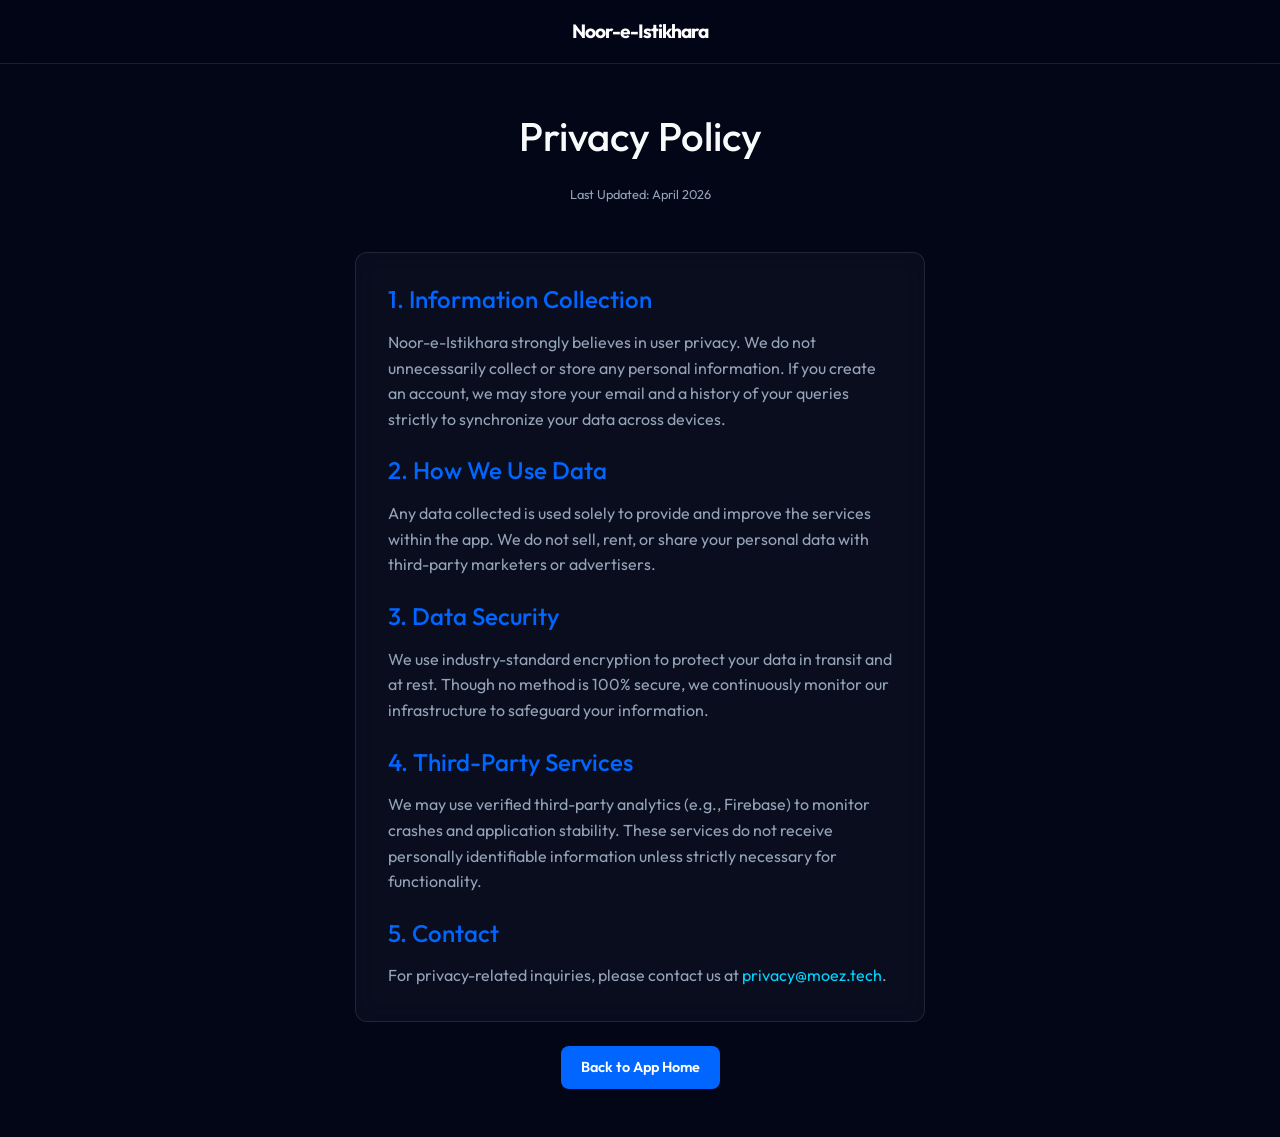
<file: noor-e-istikhara/privacy.html>
<!DOCTYPE html>
<html lang="en">
<head>
    <meta charset="UTF-8">
    <title>Privacy Policy - Noor-e-Istikhara</title>
    <meta name="viewport" content="width=device-width, initial-scale=1">
    <link rel="icon" type="image/svg+xml" href="../images/favicon.svg">
    
    <link rel="preconnect" href="https://fonts.googleapis.com">
    <link rel="preconnect" href="https://fonts.gstatic.com" crossorigin>
    <link href="https://fonts.googleapis.com/css2?family=Outfit:wght@400;600;700&display=swap" rel="stylesheet">
    <link rel="stylesheet" href="https://stackpath.bootstrapcdn.com/bootstrap/4.5.0/css/bootstrap.min.css">
    <link rel="stylesheet" href="../styles/styles.css">
</head>
<body>
    <nav class="navbar navbar-dark sticky-top" style="background: rgba(2, 6, 23, 0.8); backdrop-filter: blur(10px); border-bottom: 1px solid var(--glass-border);">
        <div class="container text-center d-block">
            <a class="brand-logo d-inline-block" href="index.html" style="font-size: 1.2rem;">Noor-e-Istikhara</a>
        </div>
    </nav>

    <div class="container my-5 max-width-600">
        <h1 class="mb-4 text-center">Privacy Policy</h1>
        <p class="text-muted small text-center mb-5">Last Updated: April 2026</p>
        
        <div class="glass-card text-left" style="padding: 2rem;">
            <h4 class="text-primary mb-3">1. Information Collection</h4>
            <p class="text-muted mb-4">Noor-e-Istikhara strongly believes in user privacy. We do not unnecessarily collect or store any personal information. If you create an account, we may store your email and a history of your queries strictly to synchronize your data across devices.</p>
            
            <h4 class="text-primary mb-3">2. How We Use Data</h4>
            <p class="text-muted mb-4">Any data collected is used solely to provide and improve the services within the app. We do not sell, rent, or share your personal data with third-party marketers or advertisers.</p>
            
            <h4 class="text-primary mb-3">3. Data Security</h4>
            <p class="text-muted mb-4">We use industry-standard encryption to protect your data in transit and at rest. Though no method is 100% secure, we continuously monitor our infrastructure to safeguard your information.</p>

            <h4 class="text-primary mb-3">4. Third-Party Services</h4>
            <p class="text-muted mb-4">We may use verified third-party analytics (e.g., Firebase) to monitor crashes and application stability. These services do not receive personally identifiable information unless strictly necessary for functionality.</p>

            <h4 class="text-primary mb-3">5. Contact</h4>
            <p class="text-muted mb-0">For privacy-related inquiries, please contact us at <a href="mailto:privacy@moez.tech" class="text-secondary">privacy@moez.tech</a>.</p>
        </div>
        
        <div class="text-center mt-4">
            <a href="index.html" class="btn-premium btn-primary-tech" style="padding: 10px 20px; font-size: 0.9rem;">Back to App Home</a>
        </div>
    </div>
</body>
</html>
</file>
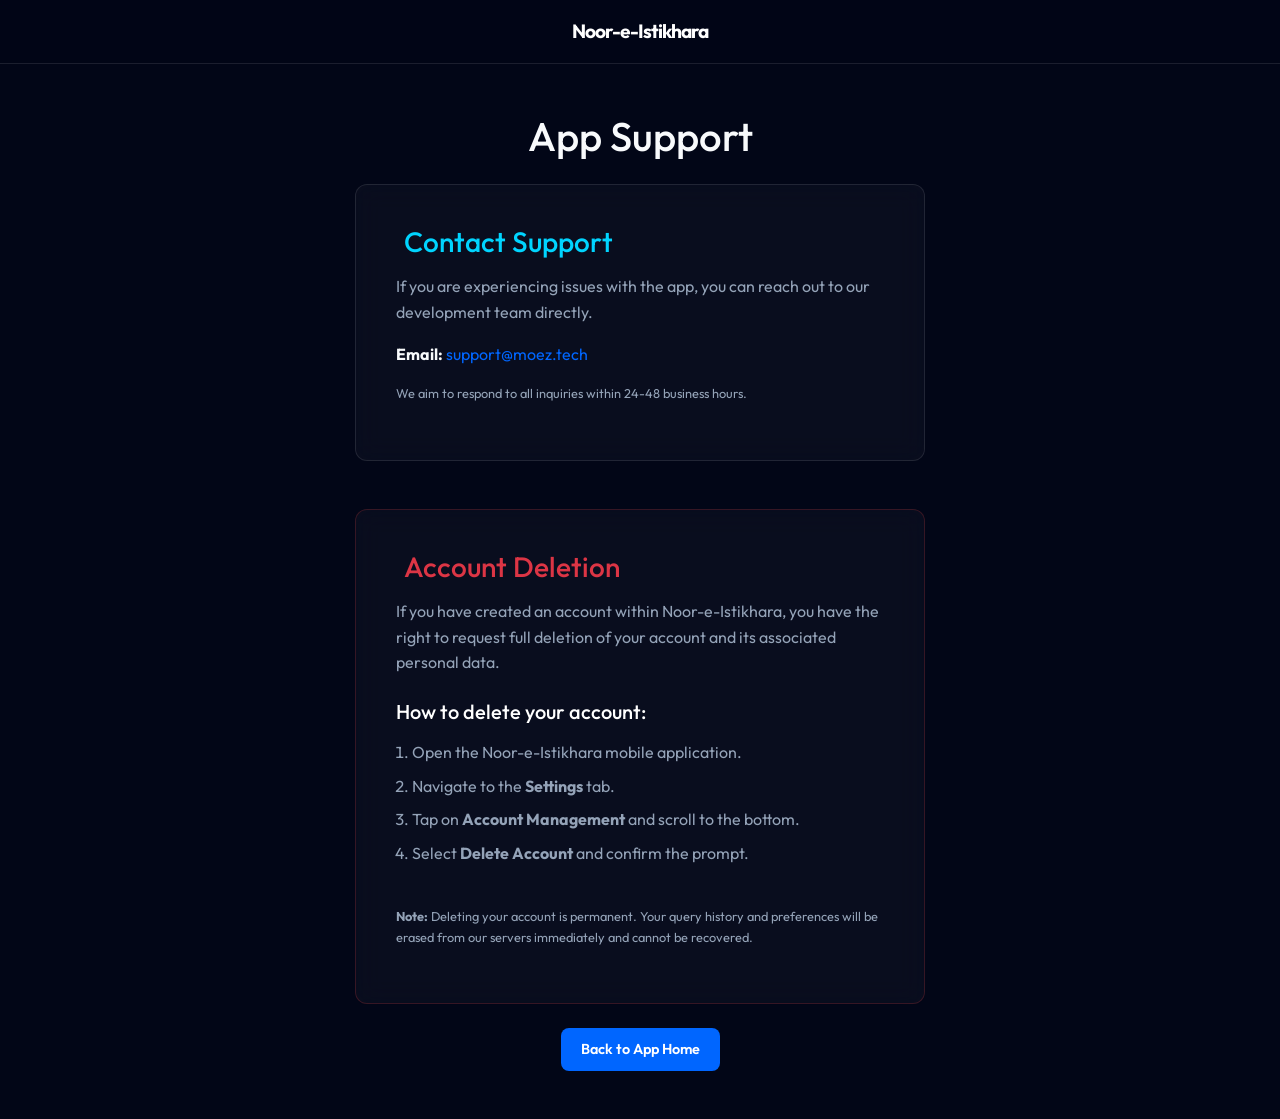
<file: noor-e-istikhara/support.html>
<!DOCTYPE html>
<html lang="en">
<head>
    <meta charset="UTF-8">
    <title>Support & Account - Noor-e-Istikhara</title>
    <meta name="viewport" content="width=device-width, initial-scale=1">
    <link rel="icon" type="image/svg+xml" href="../images/favicon.svg">
    
    <link rel="preconnect" href="https://fonts.googleapis.com">
    <link rel="preconnect" href="https://fonts.gstatic.com" crossorigin>
    <link href="https://fonts.googleapis.com/css2?family=Outfit:wght@400;600;700&display=swap" rel="stylesheet">
    <link rel="stylesheet" href="https://stackpath.bootstrapcdn.com/bootstrap/4.5.0/css/bootstrap.min.css">
    <link rel="stylesheet" href="../styles/styles.css">
</head>
<body>
    <nav class="navbar navbar-dark sticky-top" style="background: rgba(2, 6, 23, 0.8); backdrop-filter: blur(10px); border-bottom: 1px solid var(--glass-border);">
        <div class="container text-center d-block">
            <a class="brand-logo d-inline-block" href="index.html" style="font-size: 1.2rem;">Noor-e-Istikhara</a>
        </div>
    </nav>

    <div class="container my-5 max-width-600">
        <h1 class="mb-4 text-center">App Support</h1>
        
        <div class="glass-card text-left mb-5" style="padding: 2.5rem;">
            <h3 class="mb-3 text-secondary"><i class="fas fa-headset mr-2"></i> Contact Support</h3>
            <p class="text-muted">If you are experiencing issues with the app, you can reach out to our development team directly.</p>
            <p><strong>Email:</strong> <a href="mailto:support@moez.tech" class="text-primary">support@moez.tech</a></p>
            <p class="text-muted small mt-3">We aim to respond to all inquiries within 24-48 business hours.</p>
        </div>

        <div class="glass-card text-left" style="padding: 2.5rem; border-color: rgba(239, 68, 68, 0.2);">
            <h3 class="mb-3 text-danger"><i class="fas fa-user-times mr-2"></i> Account Deletion</h3>
            <p class="text-muted">If you have created an account within Noor-e-Istikhara, you have the right to request full deletion of your account and its associated personal data.</p>
            
            <h5 class="text-white mt-4 mb-3">How to delete your account:</h5>
            <ol class="text-muted pb-3 pl-3">
                <li class="mb-2">Open the Noor-e-Istikhara mobile application.</li>
                <li class="mb-2">Navigate to the <strong>Settings</strong> tab.</li>
                <li class="mb-2">Tap on <strong>Account Management</strong> and scroll to the bottom.</li>
                <li class="mb-2">Select <strong>Delete Account</strong> and confirm the prompt.</li>
            </ol>
            
            <p class="text-muted small"><strong>Note:</strong> Deleting your account is permanent. Your query history and preferences will be erased from our servers immediately and cannot be recovered.</p>
        </div>
        
        <div class="text-center mt-4">
            <a href="index.html" class="btn-premium btn-primary-tech" style="padding: 10px 20px; font-size: 0.9rem;">Back to App Home</a>
        </div>
    </div>
</body>
</html>
</file>
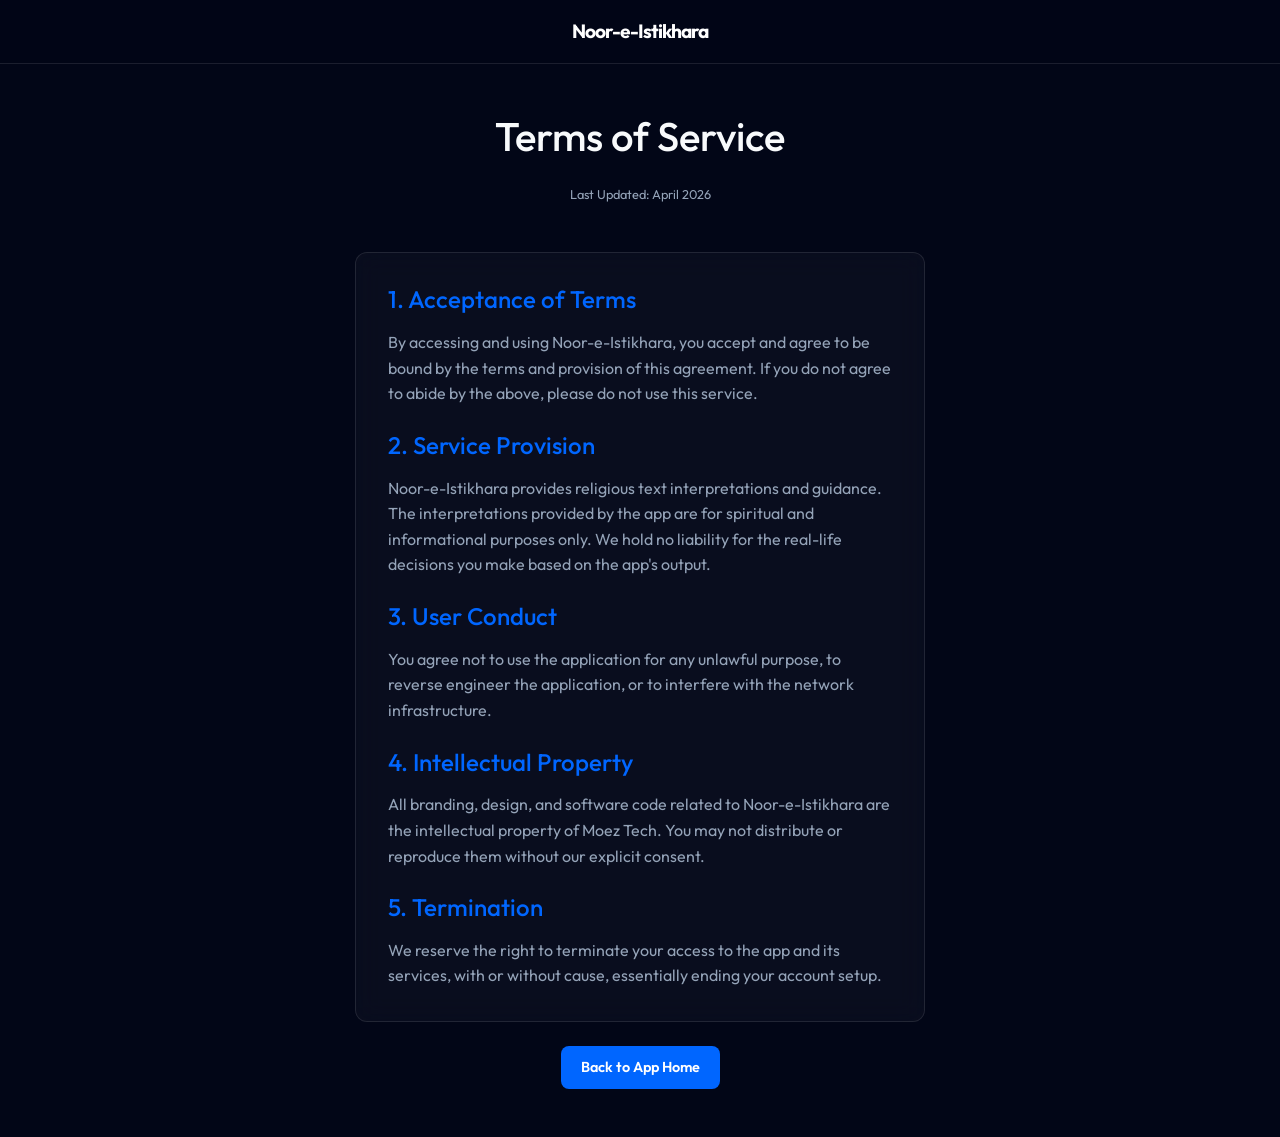
<file: noor-e-istikhara/terms.html>
<!DOCTYPE html>
<html lang="en">
<head>
    <meta charset="UTF-8">
    <title>Terms of Service - Noor-e-Istikhara</title>
    <meta name="viewport" content="width=device-width, initial-scale=1">
    <link rel="icon" type="image/svg+xml" href="../images/favicon.svg">
    
    <link rel="preconnect" href="https://fonts.googleapis.com">
    <link rel="preconnect" href="https://fonts.gstatic.com" crossorigin>
    <link href="https://fonts.googleapis.com/css2?family=Outfit:wght@400;600;700&display=swap" rel="stylesheet">
    <link rel="stylesheet" href="https://stackpath.bootstrapcdn.com/bootstrap/4.5.0/css/bootstrap.min.css">
    <link rel="stylesheet" href="../styles/styles.css">
</head>
<body>
    <nav class="navbar navbar-dark sticky-top" style="background: rgba(2, 6, 23, 0.8); backdrop-filter: blur(10px); border-bottom: 1px solid var(--glass-border);">
        <div class="container text-center d-block">
            <a class="brand-logo d-inline-block" href="index.html" style="font-size: 1.2rem;">Noor-e-Istikhara</a>
        </div>
    </nav>

    <div class="container my-5 max-width-600">
        <h1 class="mb-4 text-center">Terms of Service</h1>
        <p class="text-muted small text-center mb-5">Last Updated: April 2026</p>
        
        <div class="glass-card text-left" style="padding: 2rem;">
            <h4 class="text-primary mb-3">1. Acceptance of Terms</h4>
            <p class="text-muted mb-4">By accessing and using Noor-e-Istikhara, you accept and agree to be bound by the terms and provision of this agreement. If you do not agree to abide by the above, please do not use this service.</p>
            
            <h4 class="text-primary mb-3">2. Service Provision</h4>
            <p class="text-muted mb-4">Noor-e-Istikhara provides religious text interpretations and guidance. The interpretations provided by the app are for spiritual and informational purposes only. We hold no liability for the real-life decisions you make based on the app's output.</p>
            
            <h4 class="text-primary mb-3">3. User Conduct</h4>
            <p class="text-muted mb-4">You agree not to use the application for any unlawful purpose, to reverse engineer the application, or to interfere with the network infrastructure.</p>

            <h4 class="text-primary mb-3">4. Intellectual Property</h4>
            <p class="text-muted mb-4">All branding, design, and software code related to Noor-e-Istikhara are the intellectual property of Moez Tech. You may not distribute or reproduce them without our explicit consent.</p>

            <h4 class="text-primary mb-3">5. Termination</h4>
            <p class="text-muted mb-0">We reserve the right to terminate your access to the app and its services, with or without cause, essentially ending your account setup.</p>
        </div>
        
        <div class="text-center mt-4">
            <a href="index.html" class="btn-premium btn-primary-tech" style="padding: 10px 20px; font-size: 0.9rem;">Back to App Home</a>
        </div>
    </div>
</body>
</html>
</file>
<file: styles/styles.css>
/* Premium Moez Tech Design System */

:root {
  /* Colors */
  --primary: #0066ff;
  --primary-glow: rgba(0, 102, 255, 0.4);
  --secondary: #00d4ff;
  --bg-dark: #020617;
  --bg-card: rgba(255, 255, 255, 0.03);
  --text-main: #f8fafc;
  --text-muted: #94a3b8;
  --accent: #10b981; /* Success accent */
  
  /* Fonts */
  --font-main: 'Outfit', sans-serif;
  
  /* Spacing & Borders */
  --radius: 12px;
  --glass-border: rgba(255, 255, 255, 0.1);
}

* {
  box-sizing: border-box;
  margin: 0;
  padding: 0;
}

body {
  font-family: var(--font-main);
  background-color: var(--bg-dark);
  color: var(--text-main);
  line-height: 1.6;
  overflow-x: hidden;
}

/* --- Mo|eZ Logo Component --- */
.brand-logo {
  display: flex;
  align-items: center;
  font-size: 1.8rem;
  font-weight: 700;
  letter-spacing: -1px;
  color: #fff;
  text-decoration: none !important;
  transition: transform 0.3s ease;
}

.brand-logo:hover {
  transform: scale(1.02);
}

.logo-pipe {
  display: inline-block;
  width: 3px;
  height: 1.4em;
  background: linear-gradient(180deg, var(--primary), var(--secondary));
  margin: 0 4px;
  border-radius: 4px;
  animation: pipe-glow 2s infinite alternate;
}

@keyframes pipe-glow {
  from { box-shadow: 0 0 5px var(--primary-glow); }
  to { box-shadow: 0 0 15px var(--secondary); opacity: 0.8; }
}

/* --- Hero Section --- */
.hero {
  position: relative;
  height: 90vh;
  display: flex;
  align-items: center;
  justify-content: center;
  background: radial-gradient(circle at top right, rgba(0, 102, 255, 0.15), transparent),
              radial-gradient(circle at bottom left, rgba(0, 212, 255, 0.05), transparent);
  text-align: center;
}

.hero h1 {
  font-size: clamp(2.5rem, 8vw, 4.5rem);
  font-weight: 800;
  line-height: 1.1;
  margin-bottom: 2rem;
  background: linear-gradient(to right, #fff, #94a3b8);
  -webkit-background-clip: text;
  -webkit-text-fill-color: transparent;
}

.hero p {
  font-size: 1.2rem;
  color: var(--text-muted);
  max-width: 600px;
  margin: 0 auto 3rem;
}

/* --- Sections --- */
section {
  padding: clamp(4rem, 10vh, 8rem) 0;
}

h2 {
  font-size: 2.5rem;
  font-weight: 700;
  margin-bottom: 3rem;
  text-align: center;
}

/* --- Cards & Glassmorphism --- */
.glass-card {
  background: var(--bg-card);
  border: 1px solid var(--glass-border);
  backdrop-filter: blur(12px);
  -webkit-backdrop-filter: blur(12px);
  border-radius: var(--radius);
  padding: 2.5rem;
  transition: all 0.3s cubic-bezier(0.4, 0, 0.2, 1);
}

.glass-card:hover {
  border-color: var(--primary);
  transform: translateY(-5px);
  box-shadow: 0 20px 40px rgba(0, 0, 0, 0.4);
}

/* --- Services --- */
.service-icon {
  width: 60px;
  height: 60px;
  background: rgba(0, 102, 255, 0.1);
  color: var(--primary);
  display: flex;
  align-items: center;
  justify-content: center;
  border-radius: 12px;
  margin-bottom: 1.5rem;
  font-size: 1.5rem;
}

/* --- Product Showcase --- */
.product-showcase {
  background: rgba(255, 255, 255, 0.01);
}

.product-img-container {
  position: relative;
  border-radius: 24px;
  overflow: hidden;
  box-shadow: 0 30px 60px rgba(0, 0, 0, 0.5);
}

.product-img-container img {
  width: 100%;
  display: block;
}

/* --- Buttons --- */
.btn-premium {
  padding: 14px 32px;
  font-weight: 600;
  border-radius: 8px;
  transition: all 0.2s ease;
  text-decoration: none;
  display: inline-block;
  border: none;
  cursor: pointer;
}

.btn-primary-tech {
  background: var(--primary);
  color: white;
}

.btn-primary-tech:hover {
  background: #0052cc;
  color: white !important;
  box-shadow: 0 0 20px var(--primary-glow);
  transform: translateY(-2px);
}

/* --- Navbar --- */
.navbar {
  background: rgba(2, 6, 23, 0.8) !important;
  backdrop-filter: blur(10px);
  -webkit-backdrop-filter: blur(10px);
  padding: 1rem 0;
  border-bottom: 1px solid var(--glass-border);
}

.nav-link {
  color: var(--text-muted) !important;
  font-weight: 500;
  margin-left: 2rem;
  transition: color 0.2s ease;
}

.nav-link:hover {
  color: var(--primary) !important;
}

/* --- Footer --- */
.footer {
  border-top: 1px solid var(--glass-border);
  padding: 4rem 0;
  color: var(--text-muted);
}

/* --- Animations --- */
[data-reveal] {
  opacity: 0;
  transform: translateY(20px);
  transition: all 0.8s ease-out;
}

[data-reveal].revealed {
  opacity: 1;
  transform: translateY(0);
}

/* Responsive Overrides */
@media (max-width: 768px) {
  .hero h1 { font-size: 3rem; }
  .grid-2 { grid-template-columns: 1fr; }
}

/* --- Utility Classes & Framework Overrides --- */
.max-width-600 {
  max-width: 600px;
  width: 100%;
}

.text-primary {
  color: var(--primary) !important;
}

.text-secondary {
  color: var(--secondary) !important;
}

.text-accent, .text-success {
  color: var(--accent) !important;
}

.text-muted {
  color: var(--text-muted) !important;
}

.hover-primary {
  transition: color 0.2s ease;
}

.hover-primary:hover {
  color: var(--primary) !important;
}

.badge-primary {
  background-color: var(--primary-glow);
  color: var(--primary);
  border: 1px solid var(--primary);
  font-weight: 500;
}

/* --- Form Theming --- */
.form-control {
  background: rgba(255, 255, 255, 0.03);
  border: 1px solid var(--glass-border);
  color: var(--text-main);
  border-radius: var(--radius);
  padding: 14px 20px;
  width: 100%;
  transition: all 0.3s ease;
  font-size: 1rem;
}

.form-control::placeholder {
  color: var(--text-muted);
  opacity: 0.7;
}

.form-control:focus {
  background: rgba(255, 255, 255, 0.08);
  border-color: var(--primary);
  box-shadow: 0 0 15px var(--primary-glow);
  color: var(--text-main);
  outline: none;
}
</file>
